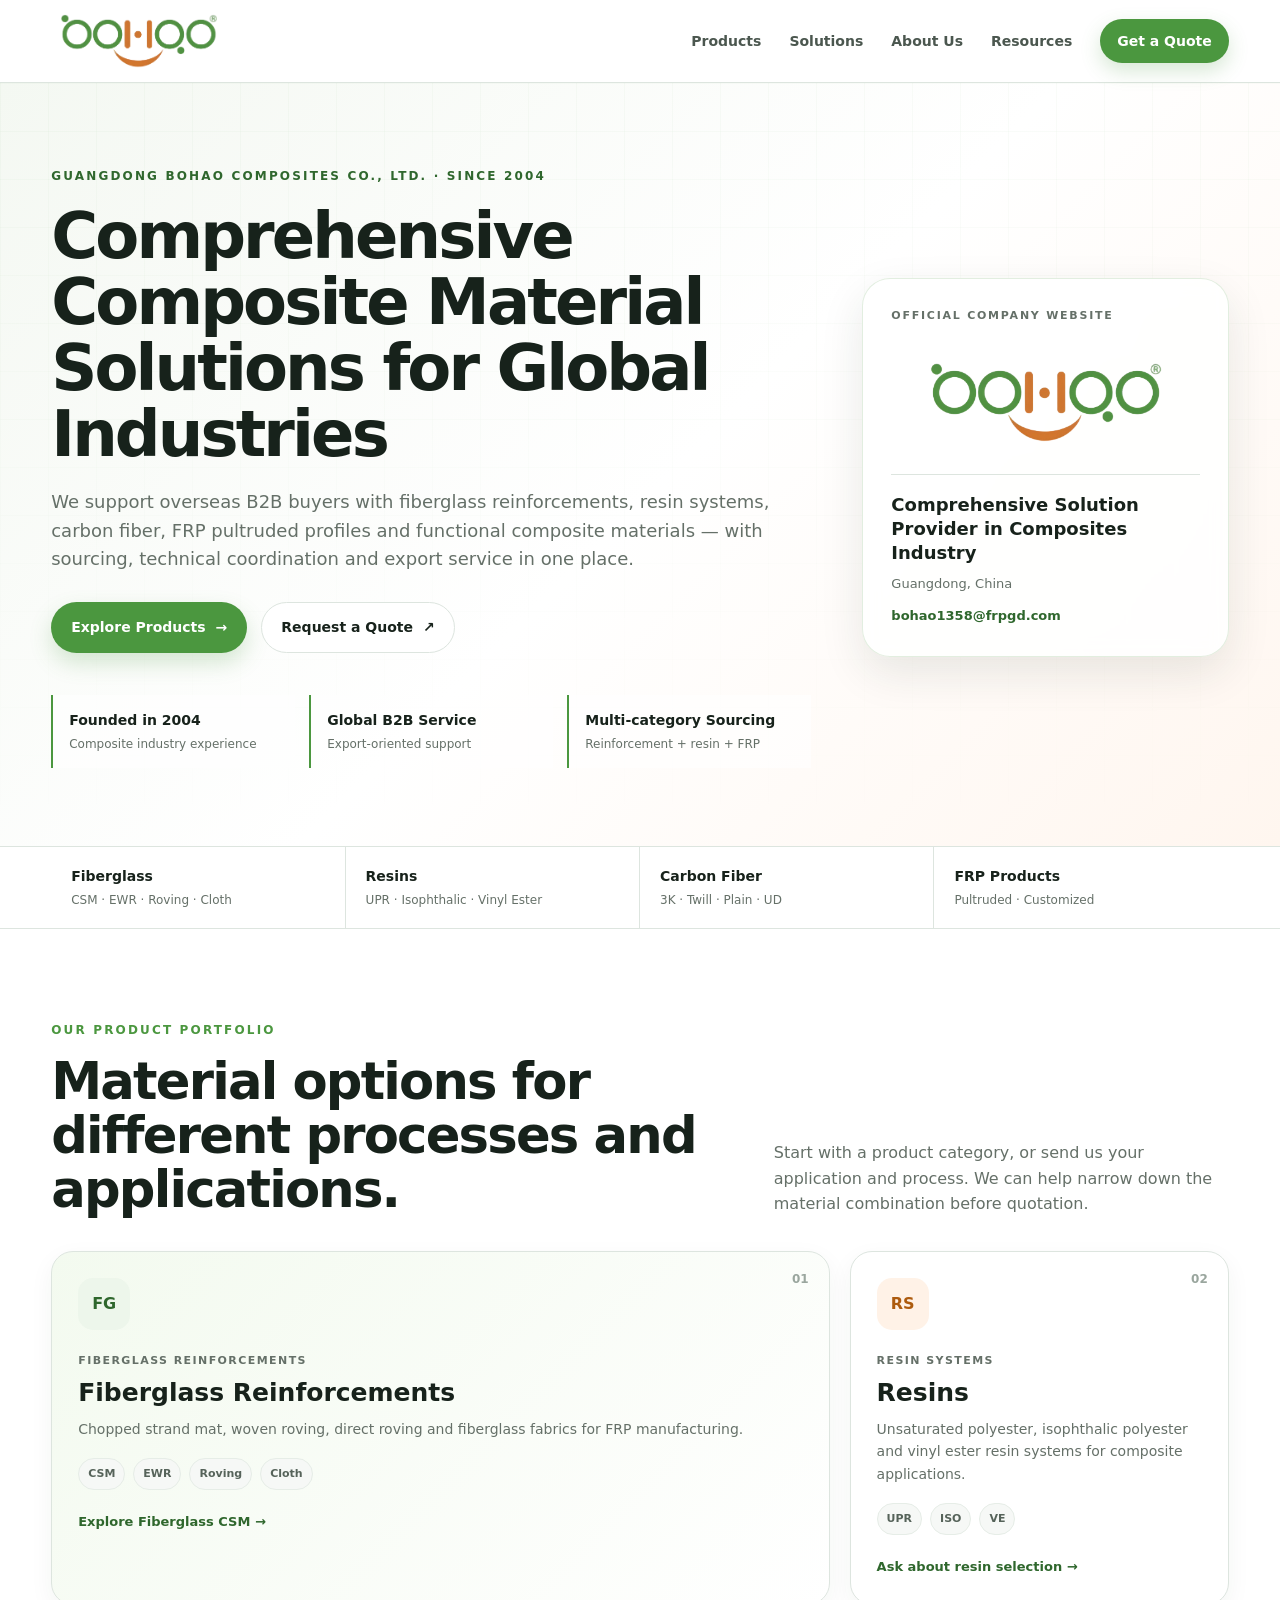
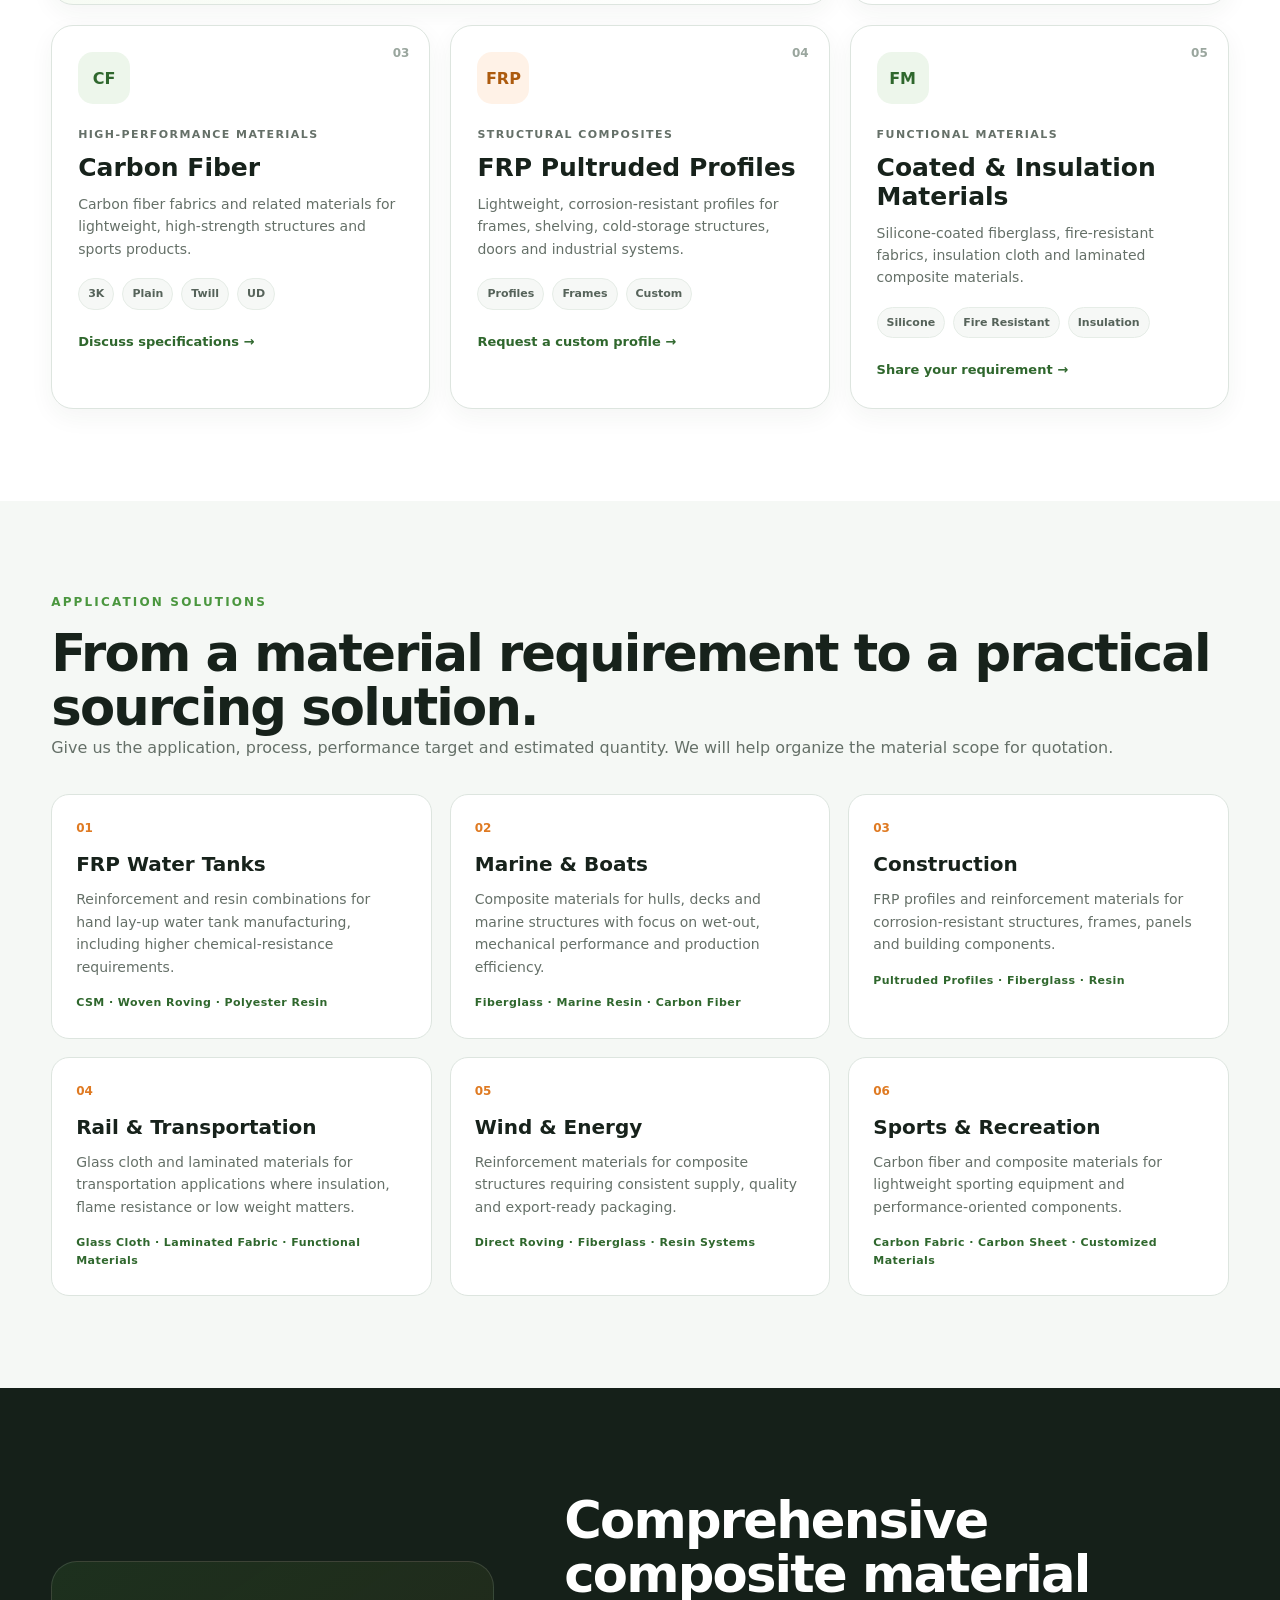
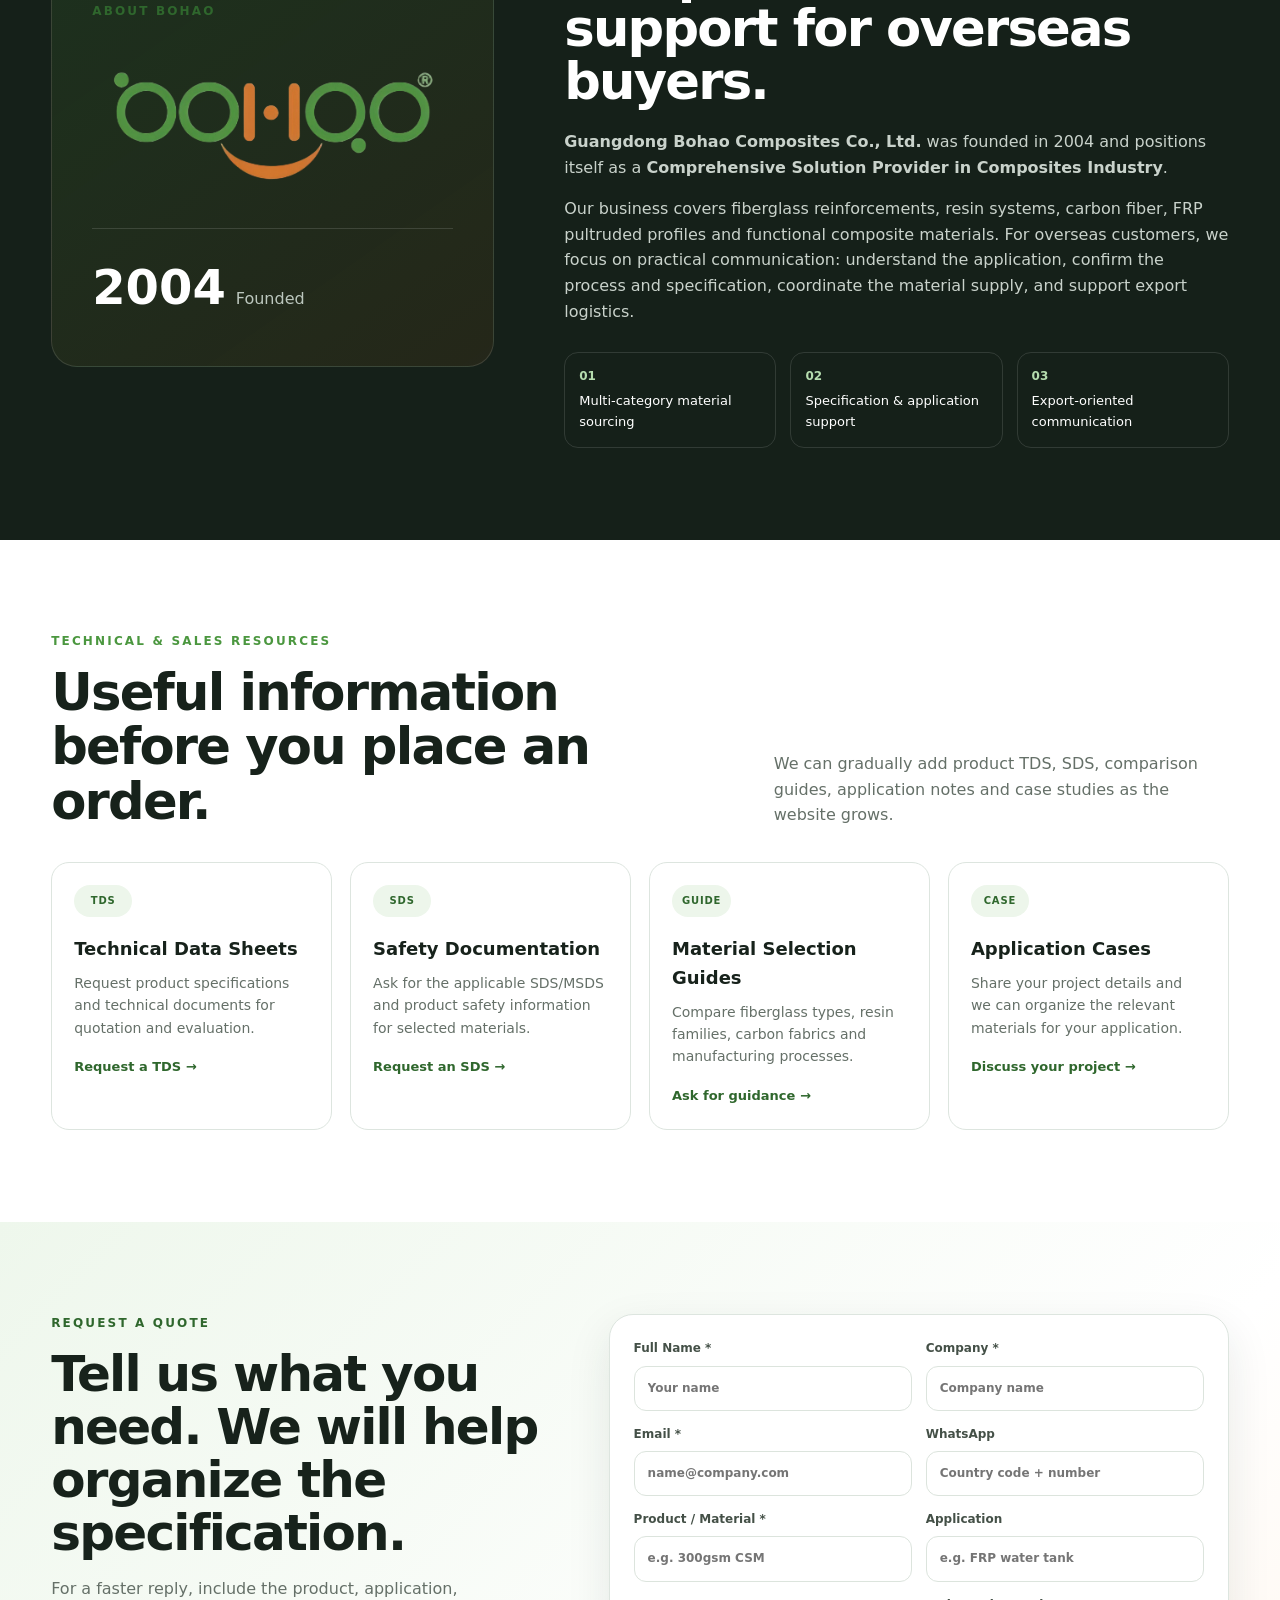
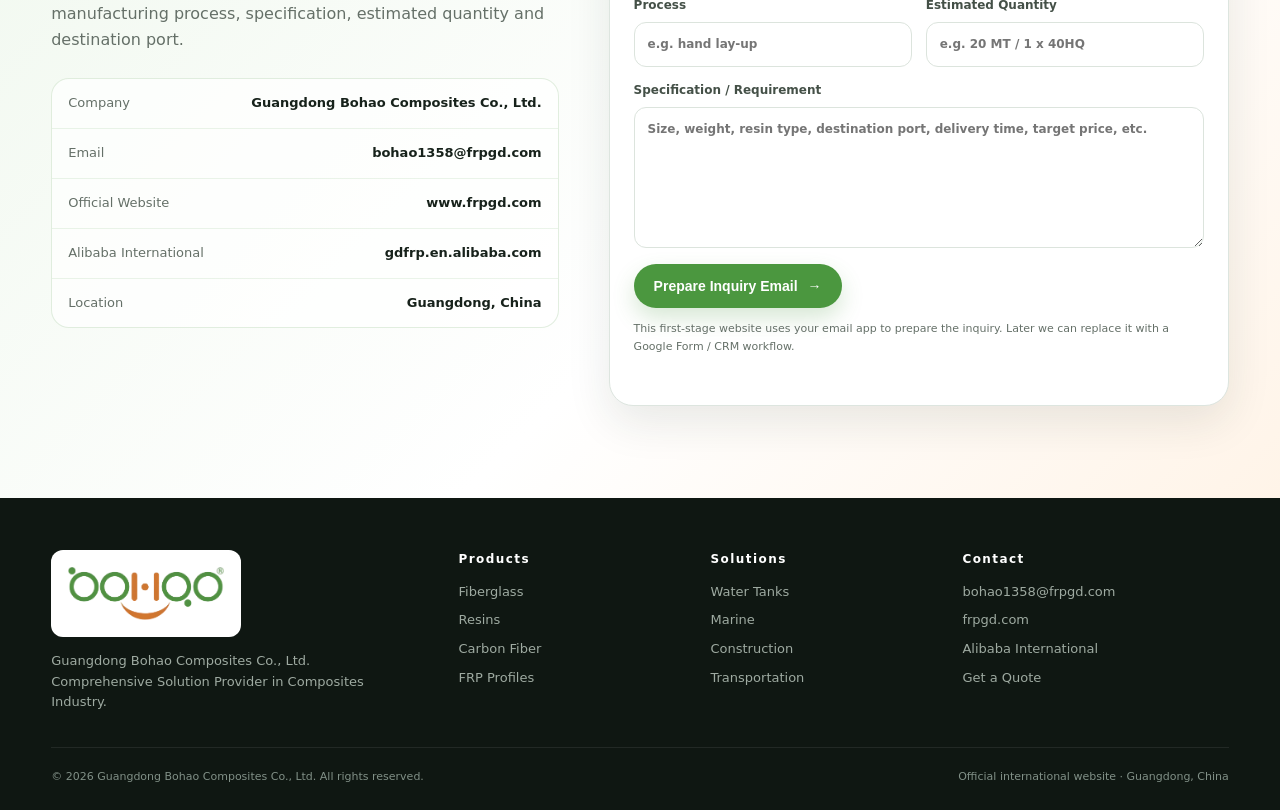
<file: index.html>
<!doctype html>
<html lang="en">
<head>
  <meta charset="utf-8">
  <meta name="viewport" content="width=device-width, initial-scale=1">
  <title>Guangdong Bohao Composites Co., Ltd. | Composite Material Solutions</title>
  <meta name="description" content="Guangdong Bohao Composites Co., Ltd. — comprehensive composite material solutions since 2004. Fiberglass reinforcements, resin systems, carbon fiber, FRP pultruded profiles and functional materials for global B2B buyers.">
  <meta name="keywords" content="Guangdong Bohao Composites, composite materials supplier China, fiberglass chopped strand mat, woven roving, direct roving, unsaturated polyester resin, isophthalic polyester resin, vinyl ester resin, carbon fiber fabric, FRP pultruded profiles">
  <meta name="author" content="Guangdong Bohao Composites Co., Ltd.">
  <meta property="og:title" content="Guangdong Bohao Composites Co., Ltd.">
  <meta property="og:description" content="Comprehensive composite material solutions for global industries — fiberglass, resins, carbon fiber, FRP profiles and functional materials.">
  <meta property="og:type" content="website">
  <meta property="og:url" content="https://bohaocomposites-global.github.io/">
  <link rel="icon" href="favicon.png" type="image/png">
  <link rel="stylesheet" href="style.css">
</head>
<body>
  <header class="site-header" id="top">
    <div class="container nav-wrap">
      <a class="logo-link" href="#top" aria-label="Guangdong Bohao Composites home">
        <img src="bohao-logo.png" alt="Guangdong Bohao Composites logo" class="logo-img">
      </a>
      <button class="nav-toggle" type="button" aria-expanded="false" aria-controls="site-nav">☰</button>
      <nav class="site-nav" id="site-nav">
        <a href="products.html">Products</a>
        <a href="#solutions">Solutions</a>
        <a href="#about">About Us</a>
        <a href="#resources">Resources</a>
        <a class="nav-cta" href="#quote">Get a Quote</a>
      </nav>
    </div>
  </header>

  <main>
    <section class="hero">
      <div class="hero-grid"></div>
      <div class="container hero-inner">
        <div class="hero-copy">
          <div class="eyebrow">GUANGDONG BOHAO COMPOSITES CO., LTD. · SINCE 2004</div>
          <h1>Comprehensive Composite Material Solutions for Global Industries</h1>
          <p class="hero-lead">We support overseas B2B buyers with fiberglass reinforcements, resin systems, carbon fiber, FRP pultruded profiles and functional composite materials — with sourcing, technical coordination and export service in one place.</p>
          <div class="hero-actions">
            <a class="btn btn-primary" href="products.html">Explore Products <span>→</span></a>
            <a class="btn btn-outline" href="#quote">Request a Quote <span>↗</span></a>
          </div>
          <div class="hero-meta">
            <div><strong>Founded in 2004</strong><span>Composite industry experience</span></div>
            <div><strong>Global B2B Service</strong><span>Export-oriented support</span></div>
            <div><strong>Multi-category Sourcing</strong><span>Reinforcement + resin + FRP</span></div>
          </div>
        </div>
        <div class="hero-brand-card">
          <div class="brand-card-top">OFFICIAL COMPANY WEBSITE</div>
          <img src="bohao-logo.png" alt="Bohao official logo" class="hero-logo">
          <div class="brand-card-divider"></div>
          <strong>Comprehensive Solution Provider in Composites Industry</strong>
          <p>Guangdong, China</p>
          <a href="mailto:bohao1358@frpgd.com">bohao1358@frpgd.com</a>
        </div>
      </div>
    </section>

    <section class="trust-strip">
      <div class="container trust-grid">
        <div><strong>Fiberglass</strong><span>CSM · EWR · Roving · Cloth</span></div>
        <div><strong>Resins</strong><span>UPR · Isophthalic · Vinyl Ester</span></div>
        <div><strong>Carbon Fiber</strong><span>3K · Twill · Plain · UD</span></div>
        <div><strong>FRP Products</strong><span>Pultruded · Customized</span></div>
      </div>
    </section>

    <section class="section" id="products">
      <div class="container">
        <div class="section-head two-col">
          <div>
            <div class="eyebrow dark">OUR PRODUCT PORTFOLIO</div>
            <h2>Material options for different processes and applications.</h2>
          </div>
          <p>Start with a product category, or send us your application and process. We can help narrow down the material combination before quotation.</p>
        </div>

        <div class="product-grid">
          <article class="card product-card featured">
            <div class="card-number">01</div>
            <div class="product-icon green">FG</div>
            <div class="tag">FIBERGLASS REINFORCEMENTS</div>
            <h3>Fiberglass Reinforcements</h3>
            <p>Chopped strand mat, woven roving, direct roving and fiberglass fabrics for FRP manufacturing.</p>
            <div class="chips"><span>CSM</span><span>EWR</span><span>Roving</span><span>Cloth</span></div>
            <a class="text-link" href="fiberglass-chopped-strand-mat.html">Explore Fiberglass CSM →</a>
          </article>

          <article class="card product-card">
            <div class="card-number">02</div>
            <div class="product-icon orange">RS</div>
            <div class="tag">RESIN SYSTEMS</div>
            <h3>Resins</h3>
            <p>Unsaturated polyester, isophthalic polyester and vinyl ester resin systems for composite applications.</p>
            <div class="chips"><span>UPR</span><span>ISO</span><span>VE</span></div>
            <a class="text-link" href="#quote" data-product="Resins">Ask about resin selection →</a>
          </article>

          <article class="card product-card">
            <div class="card-number">03</div>
            <div class="product-icon green">CF</div>
            <div class="tag">HIGH-PERFORMANCE MATERIALS</div>
            <h3>Carbon Fiber</h3>
            <p>Carbon fiber fabrics and related materials for lightweight, high-strength structures and sports products.</p>
            <div class="chips"><span>3K</span><span>Plain</span><span>Twill</span><span>UD</span></div>
            <a class="text-link" href="#quote" data-product="Carbon Fiber">Discuss specifications →</a>
          </article>

          <article class="card product-card">
            <div class="card-number">04</div>
            <div class="product-icon orange">FRP</div>
            <div class="tag">STRUCTURAL COMPOSITES</div>
            <h3>FRP Pultruded Profiles</h3>
            <p>Lightweight, corrosion-resistant profiles for frames, shelving, cold-storage structures, doors and industrial systems.</p>
            <div class="chips"><span>Profiles</span><span>Frames</span><span>Custom</span></div>
            <a class="text-link" href="#quote" data-product="FRP Pultruded Profiles">Request a custom profile →</a>
          </article>

          <article class="card product-card">
            <div class="card-number">05</div>
            <div class="product-icon green">FM</div>
            <div class="tag">FUNCTIONAL MATERIALS</div>
            <h3>Coated &amp; Insulation Materials</h3>
            <p>Silicone-coated fiberglass, fire-resistant fabrics, insulation cloth and laminated composite materials.</p>
            <div class="chips"><span>Silicone</span><span>Fire Resistant</span><span>Insulation</span></div>
            <a class="text-link" href="#quote" data-product="Functional Materials">Share your requirement →</a>
          </article>
        </div>
      </div>
    </section>

    <section class="section soft" id="solutions">
      <div class="container">
        <div class="section-head">
          <div class="eyebrow dark">APPLICATION SOLUTIONS</div>
          <h2>From a material requirement to a practical sourcing solution.</h2>
          <p>Give us the application, process, performance target and estimated quantity. We will help organize the material scope for quotation.</p>
        </div>
        <div class="solution-grid">
          <article class="solution-card"><div class="solution-num">01</div><h3>FRP Water Tanks</h3><p>Reinforcement and resin combinations for hand lay-up water tank manufacturing, including higher chemical-resistance requirements.</p><span>CSM · Woven Roving · Polyester Resin</span></article>
          <article class="solution-card"><div class="solution-num">02</div><h3>Marine &amp; Boats</h3><p>Composite materials for hulls, decks and marine structures with focus on wet-out, mechanical performance and production efficiency.</p><span>Fiberglass · Marine Resin · Carbon Fiber</span></article>
          <article class="solution-card"><div class="solution-num">03</div><h3>Construction</h3><p>FRP profiles and reinforcement materials for corrosion-resistant structures, frames, panels and building components.</p><span>Pultruded Profiles · Fiberglass · Resin</span></article>
          <article class="solution-card"><div class="solution-num">04</div><h3>Rail &amp; Transportation</h3><p>Glass cloth and laminated materials for transportation applications where insulation, flame resistance or low weight matters.</p><span>Glass Cloth · Laminated Fabric · Functional Materials</span></article>
          <article class="solution-card"><div class="solution-num">05</div><h3>Wind &amp; Energy</h3><p>Reinforcement materials for composite structures requiring consistent supply, quality and export-ready packaging.</p><span>Direct Roving · Fiberglass · Resin Systems</span></article>
          <article class="solution-card"><div class="solution-num">06</div><h3>Sports &amp; Recreation</h3><p>Carbon fiber and composite materials for lightweight sporting equipment and performance-oriented components.</p><span>Carbon Fabric · Carbon Sheet · Customized Materials</span></article>
        </div>
      </div>
    </section>

    <section class="section dark-panel" id="about">
      <div class="container about-grid">
        <div class="about-brand">
          <div class="eyebrow">ABOUT BOHAO</div>
          <img src="bohao-logo.png" alt="Bohao logo" class="about-logo">
          <div class="about-established"><strong>2004</strong><span>Founded</span></div>
        </div>
        <div class="about-copy">
          <h2>Comprehensive composite material support for overseas buyers.</h2>
          <p><strong>Guangdong Bohao Composites Co., Ltd.</strong> was founded in 2004 and positions itself as a <strong>Comprehensive Solution Provider in Composites Industry</strong>.</p>
          <p>Our business covers fiberglass reinforcements, resin systems, carbon fiber, FRP pultruded profiles and functional composite materials. For overseas customers, we focus on practical communication: understand the application, confirm the process and specification, coordinate the material supply, and support export logistics.</p>
          <div class="about-points">
            <div><strong>01</strong><span>Multi-category material sourcing</span></div>
            <div><strong>02</strong><span>Specification &amp; application support</span></div>
            <div><strong>03</strong><span>Export-oriented communication</span></div>
          </div>
        </div>
      </div>
    </section>

    <section class="section" id="resources">
      <div class="container">
        <div class="section-head two-col">
          <div>
            <div class="eyebrow dark">TECHNICAL &amp; SALES RESOURCES</div>
            <h2>Useful information before you place an order.</h2>
          </div>
          <p>We can gradually add product TDS, SDS, comparison guides, application notes and case studies as the website grows.</p>
        </div>
        <div class="resource-grid">
          <article class="resource-card"><div class="resource-icon">TDS</div><h3>Technical Data Sheets</h3><p>Request product specifications and technical documents for quotation and evaluation.</p><a href="#quote" class="text-link" data-product="Technical Data Sheets">Request a TDS →</a></article>
          <article class="resource-card"><div class="resource-icon">SDS</div><h3>Safety Documentation</h3><p>Ask for the applicable SDS/MSDS and product safety information for selected materials.</p><a href="#quote" class="text-link" data-product="SDS / MSDS">Request an SDS →</a></article>
          <article class="resource-card"><div class="resource-icon">GUIDE</div><h3>Material Selection Guides</h3><p>Compare fiberglass types, resin families, carbon fabrics and manufacturing processes.</p><a href="#quote" class="text-link" data-product="Material Selection Guidance">Ask for guidance →</a></article>
          <article class="resource-card"><div class="resource-icon">CASE</div><h3>Application Cases</h3><p>Share your project details and we can organize the relevant materials for your application.</p><a href="#quote" class="text-link" data-product="Application Case">Discuss your project →</a></article>
        </div>
      </div>
    </section>

    <section class="quote-section" id="quote">
      <div class="container quote-grid">
        <div class="quote-copy">
          <div class="eyebrow">REQUEST A QUOTE</div>
          <h2>Tell us what you need. We will help organize the specification.</h2>
          <p>For a faster reply, include the product, application, manufacturing process, specification, estimated quantity and destination port.</p>
          <div class="contact-box">
            <div><span>Company</span><strong>Guangdong Bohao Composites Co., Ltd.</strong></div>
            <div><span>Email</span><a href="mailto:bohao1358@frpgd.com">bohao1358@frpgd.com</a></div>
            <div><span>Official Website</span><a href="https://www.frpgd.com" target="_blank" rel="noopener noreferrer">www.frpgd.com</a></div>
            <div><span>Alibaba International</span><a href="https://gdfrp.en.alibaba.com" target="_blank" rel="noopener noreferrer">gdfrp.en.alibaba.com</a></div>
            <div><span>Location</span><strong>Guangdong, China</strong></div>
          </div>
        </div>
        <form class="quote-form" id="quote-form">
          <div class="form-grid">
            <label>Full Name *<input required name="name" type="text" placeholder="Your name"></label>
            <label>Company *<input required name="company" type="text" placeholder="Company name"></label>
            <label>Email *<input required name="email" type="email" placeholder="name@company.com"></label>
            <label>WhatsApp<input name="whatsapp" type="text" placeholder="Country code + number"></label>
            <label>Product / Material *<input required name="product" id="product" type="text" placeholder="e.g. 300gsm CSM"></label>
            <label>Application<input name="application" type="text" placeholder="e.g. FRP water tank"></label>
            <label>Process<input name="process" type="text" placeholder="e.g. hand lay-up"></label>
            <label>Estimated Quantity<input name="quantity" type="text" placeholder="e.g. 20 MT / 1 x 40HQ"></label>
            <label class="full">Specification / Requirement<textarea name="message" rows="6" placeholder="Size, weight, resin type, destination port, delivery time, target price, etc."></textarea></label>
          </div>
          <button class="btn btn-primary form-btn" type="submit">Prepare Inquiry Email <span>→</span></button>
          <p class="form-note">This first-stage website uses your email app to prepare the inquiry. Later we can replace it with a Google Form / CRM workflow.</p>
          <div class="form-status" id="form-status" aria-live="polite"></div>
        </form>
      </div>
    </section>
  </main>

  <footer class="site-footer">
    <div class="container footer-top">
      <div class="footer-brand-wrap">
        <img src="bohao-logo.png" alt="Bohao logo" class="footer-logo">
        <p>Guangdong Bohao Composites Co., Ltd.<br>Comprehensive Solution Provider in Composites Industry.</p>
      </div>
      <div><h4>Products</h4><a href="#products">Fiberglass</a><a href="#products">Resins</a><a href="#products">Carbon Fiber</a><a href="#products">FRP Profiles</a></div>
      <div><h4>Solutions</h4><a href="#solutions">Water Tanks</a><a href="#solutions">Marine</a><a href="#solutions">Construction</a><a href="#solutions">Transportation</a></div>
      <div><h4>Contact</h4><a href="mailto:bohao1358@frpgd.com">bohao1358@frpgd.com</a><a href="https://www.frpgd.com" target="_blank" rel="noopener noreferrer">frpgd.com</a><a href="https://gdfrp.en.alibaba.com" target="_blank" rel="noopener noreferrer">Alibaba International</a><a href="#quote">Get a Quote</a></div>
    </div>
    <div class="container footer-bottom"><span>© <span id="year"></span> Guangdong Bohao Composites Co., Ltd. All rights reserved.</span><span>Official international website · Guangdong, China</span></div>
  </footer>

  <script src="script.js"></script>
</body>
</html>
</file>
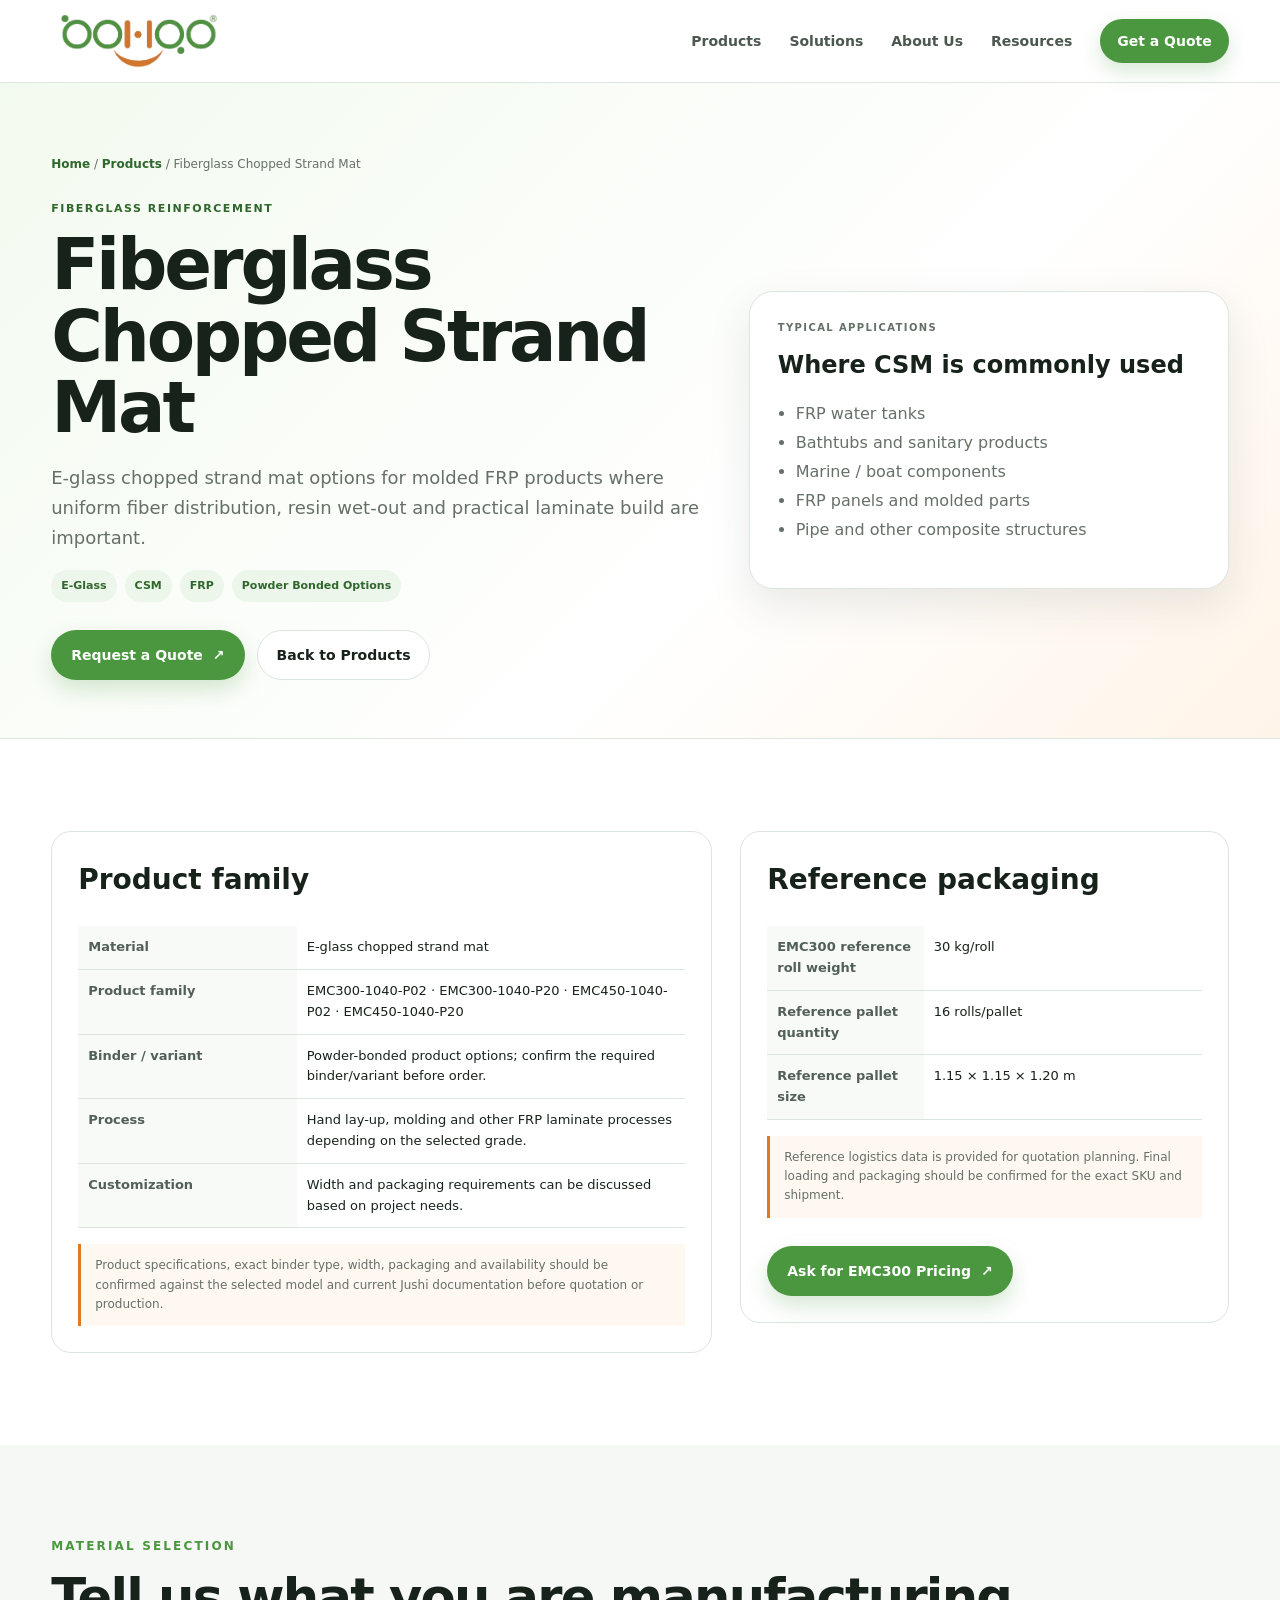
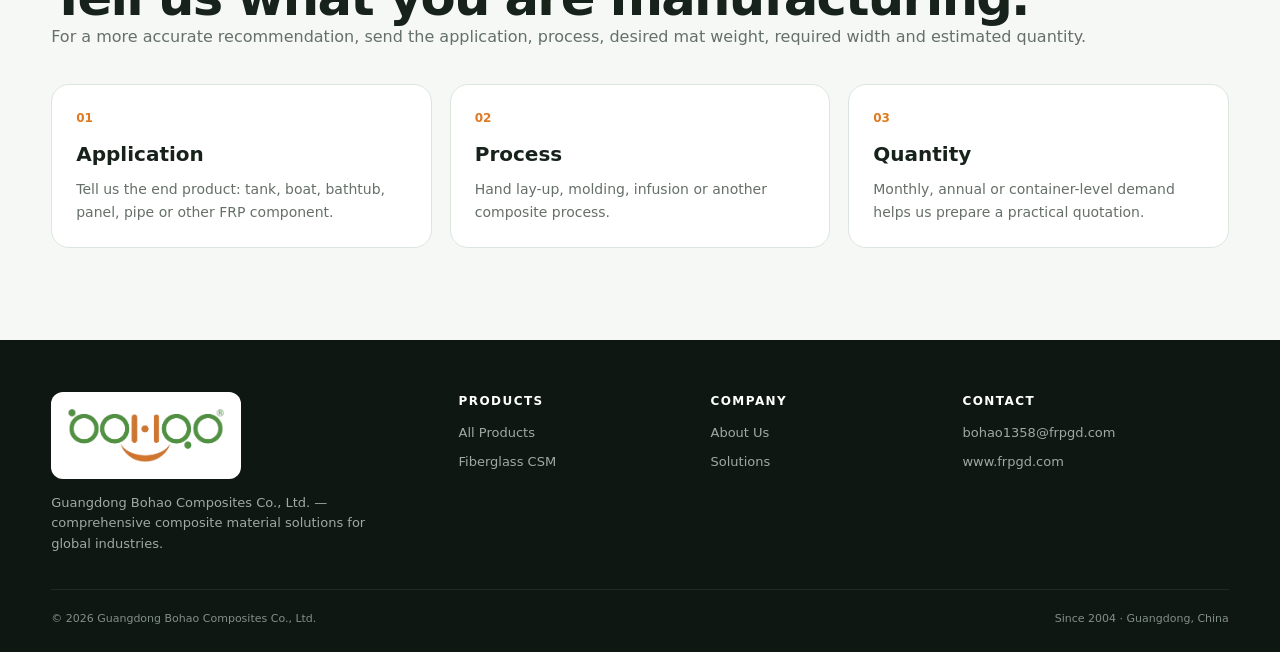
<file: fiberglass-chopped-strand-mat.html>
<!doctype html>
<html lang="en">
<head>
<meta charset="utf-8"><meta name="viewport" content="width=device-width, initial-scale=1">
<title>Fiberglass Chopped Strand Mat | Guangdong Bohao Composites</title>
<meta name="description" content="Fiberglass chopped strand mat for FRP manufacturing. Explore Bohao's E-glass CSM product family including EMC300-1040-P02, EMC300-1040-P20 and EMC450 variants.">
<meta name="keywords" content="fiberglass chopped strand mat, CSM supplier, E-glass CSM, fiberglass mat for FRP tanks, EMC300-1040-P02, EMC450-1040">
<link rel="icon" href="favicon.png" type="image/png"><link rel="stylesheet" href="style.css">
</head>
<body><header class="site-header"><div class="container nav-wrap"><a class="logo-link" href="index.html"><img src="bohao-logo.png" alt="Guangdong Bohao Composites logo" class="logo-img"></a><button class="nav-toggle" type="button" aria-expanded="false" aria-controls="site-nav">☰</button><nav class="site-nav" id="site-nav"><a href="products.html">Products</a><a href="index.html#solutions">Solutions</a><a href="index.html#about">About Us</a><a href="index.html#resources">Resources</a><a class="nav-cta" href="index.html?product=Fiberglass%20Chopped%20Strand%20Mat#quote">Get a Quote</a></nav></div></header>
<main><section class="product-hero"><div class="container"><div class="breadcrumb"><a href="index.html">Home</a> / <a href="products.html">Products</a> / Fiberglass Chopped Strand Mat</div><div class="product-hero-grid"><div><div class="product-kicker">FIBERGLASS REINFORCEMENT</div><h1>Fiberglass Chopped Strand Mat</h1><p class="product-lead">E-glass chopped strand mat options for molded FRP products where uniform fiber distribution, resin wet-out and practical laminate build are important.</p><div class="tag-row"><span class="tag-pill">E-Glass</span><span class="tag-pill">CSM</span><span class="tag-pill">FRP</span><span class="tag-pill">Powder Bonded Options</span></div><div class="product-cta"><a class="btn btn-primary" href="index.html?product=Fiberglass%20Chopped%20Strand%20Mat#quote">Request a Quote <span>↗</span></a><a class="btn btn-outline" href="products.html">Back to Products</a></div></div><div class="product-hero-card"><div class="mini-label">TYPICAL APPLICATIONS</div><h3>Where CSM is commonly used</h3><ul><li>FRP water tanks</li><li>Bathtubs and sanitary products</li><li>Marine / boat components</li><li>FRP panels and molded parts</li><li>Pipe and other composite structures</li></ul></div></div></div></section>
<section class="section"><div class="container detail-grid"><div class="detail-card"><h2>Product family</h2><table class="spec-table"><tr><th>Material</th><td>E-glass chopped strand mat</td></tr><tr><th>Product family</th><td>EMC300-1040-P02 · EMC300-1040-P20 · EMC450-1040-P02 · EMC450-1040-P20</td></tr><tr><th>Binder / variant</th><td>Powder-bonded product options; confirm the required binder/variant before order.</td></tr><tr><th>Process</th><td>Hand lay-up, molding and other FRP laminate processes depending on the selected grade.</td></tr><tr><th>Customization</th><td>Width and packaging requirements can be discussed based on project needs.</td></tr></table><div class="info-note">Product specifications, exact binder type, width, packaging and availability should be confirmed against the selected model and current Jushi documentation before quotation or production.</div></div><div class="detail-card"><h2>Reference packaging</h2><table class="spec-table"><tr><th>EMC300 reference roll weight</th><td>30 kg/roll</td></tr><tr><th>Reference pallet quantity</th><td>16 rolls/pallet</td></tr><tr><th>Reference pallet size</th><td>1.15 × 1.15 × 1.20 m</td></tr></table><div class="info-note">Reference logistics data is provided for quotation planning. Final loading and packaging should be confirmed for the exact SKU and shipment.</div><div class="product-cta"><a class="btn btn-primary" href="index.html?product=EMC300-1040-P02%20Fiberglass%20Chopped%20Strand%20Mat#quote">Ask for EMC300 Pricing <span>↗</span></a></div></div></div></section>
<section class="section soft"><div class="container"><div class="section-head"><div class="eyebrow dark">MATERIAL SELECTION</div><h2>Tell us what you are manufacturing.</h2><p>For a more accurate recommendation, send the application, process, desired mat weight, required width and estimated quantity.</p></div><div class="solution-grid"><article class="solution-card"><div class="solution-num">01</div><h3>Application</h3><p>Tell us the end product: tank, boat, bathtub, panel, pipe or other FRP component.</p></article><article class="solution-card"><div class="solution-num">02</div><h3>Process</h3><p>Hand lay-up, molding, infusion or another composite process.</p></article><article class="solution-card"><div class="solution-num">03</div><h3>Quantity</h3><p>Monthly, annual or container-level demand helps us prepare a practical quotation.</p></article></div></div></section></main>
<footer class="site-footer"><div class="container footer-top"><div class="footer-brand-wrap"><img class="footer-logo" src="bohao-logo.png" alt="Bohao logo"><p>Guangdong Bohao Composites Co., Ltd. — comprehensive composite material solutions for global industries.</p></div><div><h4>PRODUCTS</h4><a href="products.html">All Products</a><a href="fiberglass-chopped-strand-mat.html">Fiberglass CSM</a></div><div><h4>COMPANY</h4><a href="index.html#about">About Us</a><a href="index.html#solutions">Solutions</a></div><div><h4>CONTACT</h4><a href="mailto:bohao1358@frpgd.com">bohao1358@frpgd.com</a><a href="https://www.frpgd.com/" target="_blank" rel="noopener">www.frpgd.com</a></div></div><div class="container footer-bottom"><span>© <span id="year"></span> Guangdong Bohao Composites Co., Ltd.</span><span>Since 2004 · Guangdong, China</span></div></footer><script src="script.js"></script></body></html>
</file>
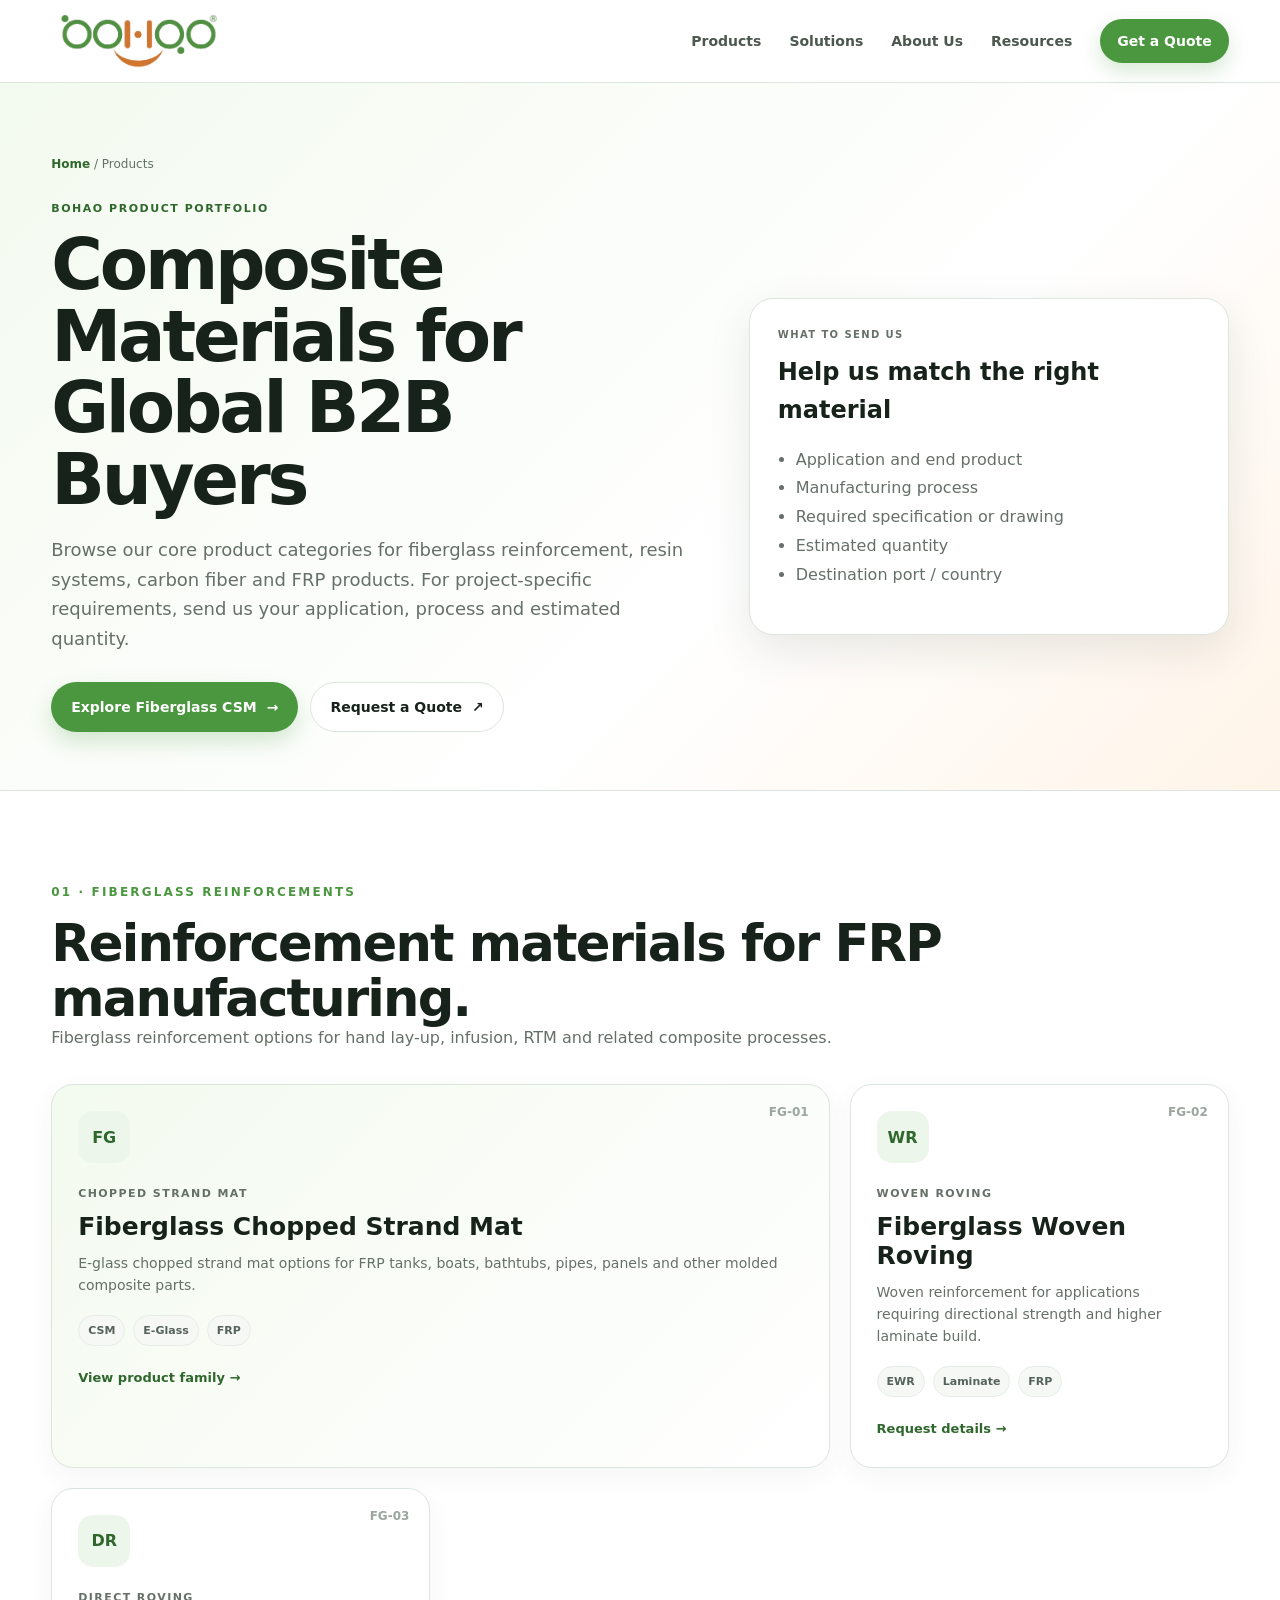
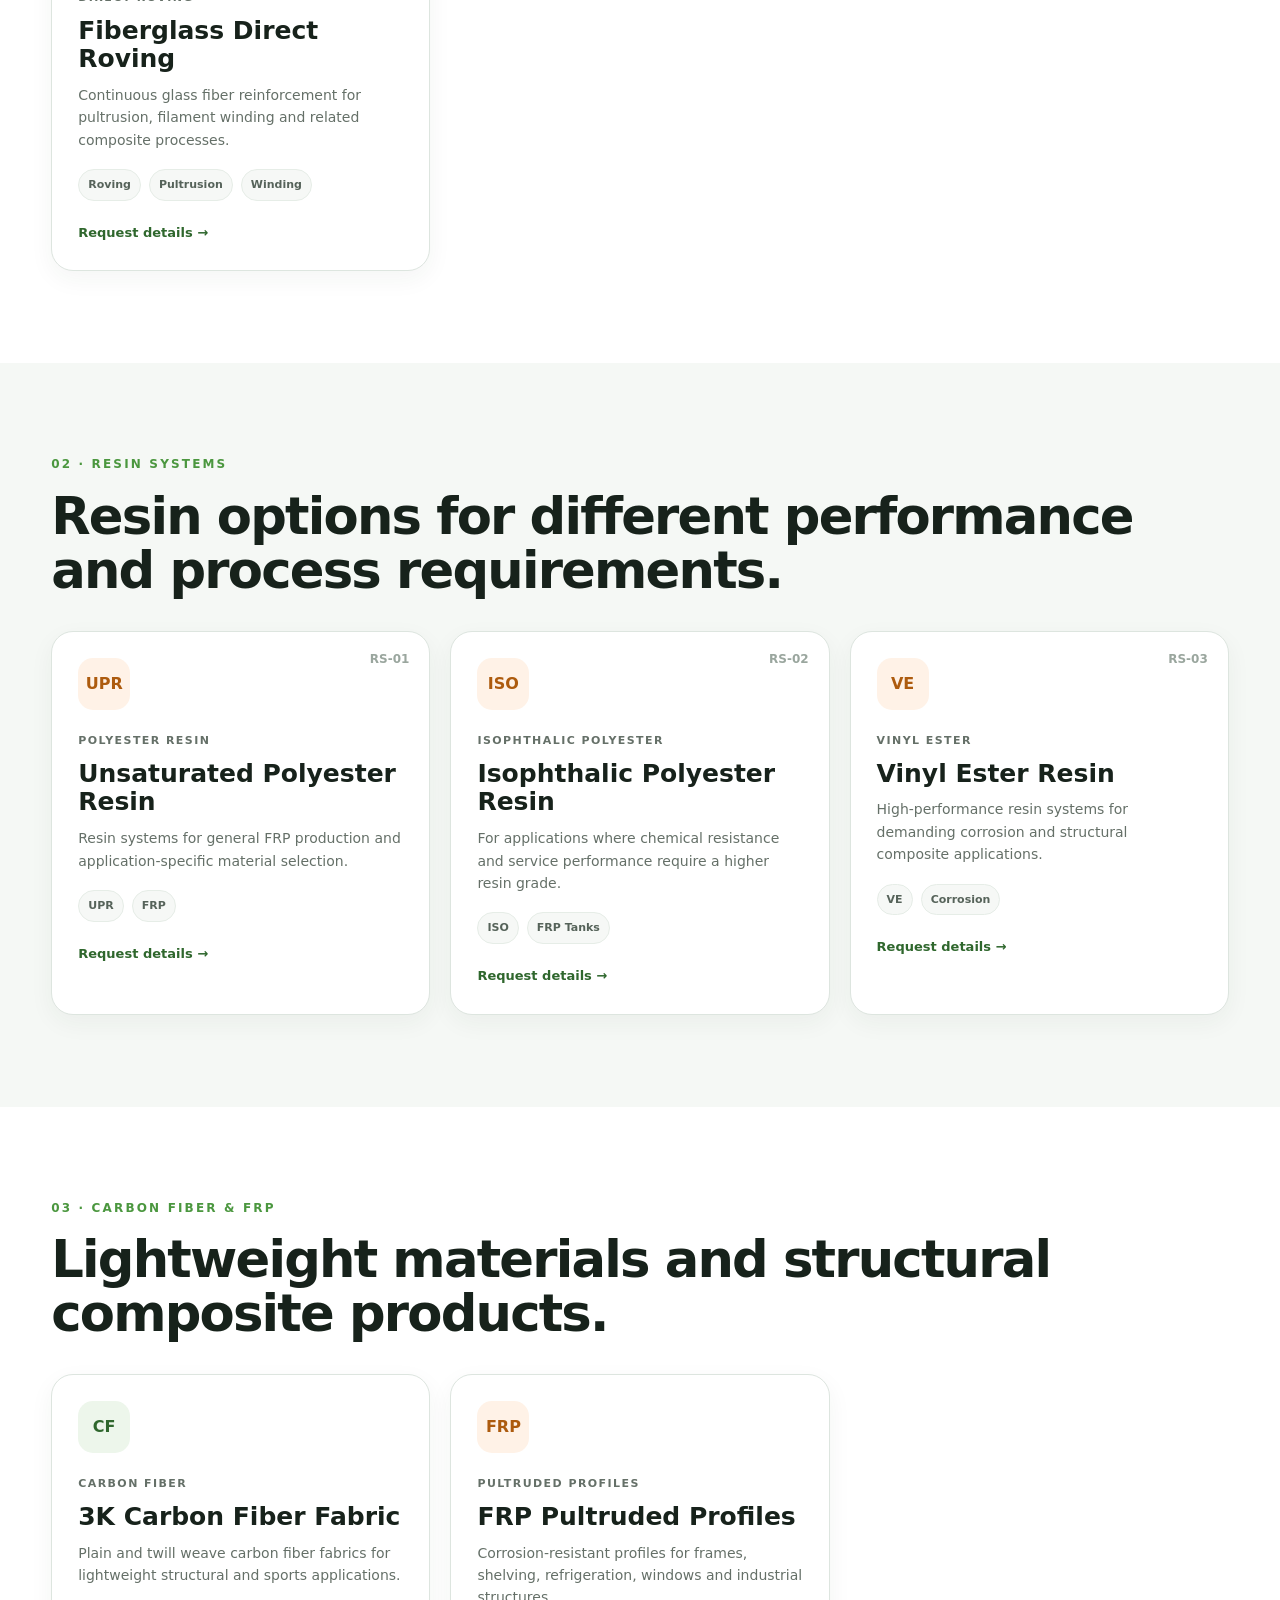
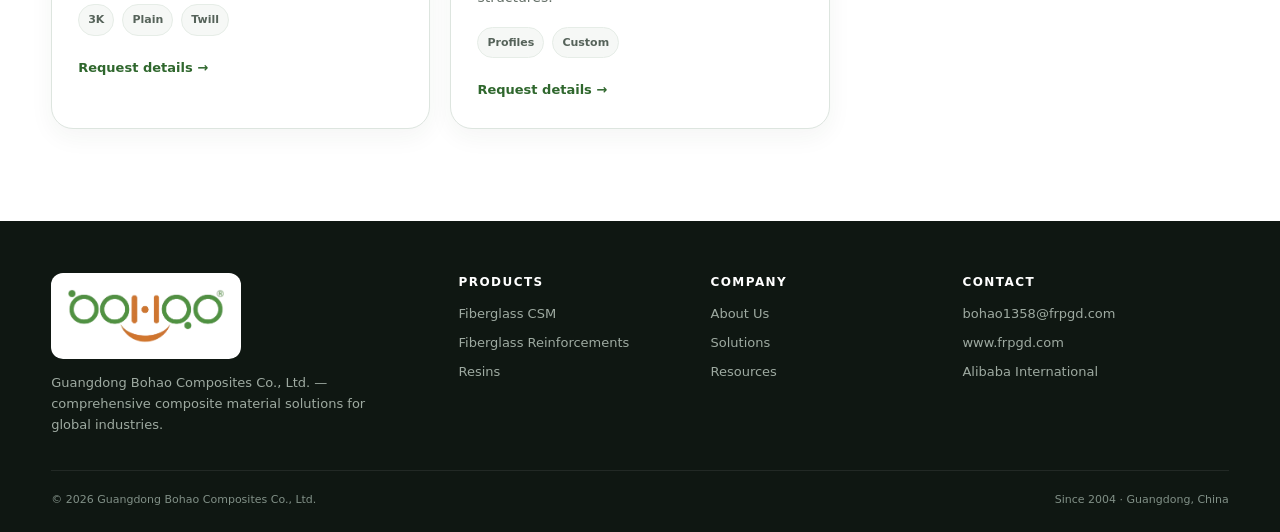
<file: products.html>
<!doctype html>
<html lang="en">
<head>
<meta charset="utf-8">
<meta name="viewport" content="width=device-width, initial-scale=1">
<title>Composite Materials Products | Guangdong Bohao Composites</title>
<meta name="description" content="Explore fiberglass reinforcements, resin systems, carbon fiber and FRP products from Guangdong Bohao Composites Co., Ltd.">
<link rel="icon" href="favicon.png" type="image/png">
<link rel="stylesheet" href="style.css">
</head>
<body>
<header class="site-header"><div class="container nav-wrap"><a class="logo-link" href="index.html"><img src="bohao-logo.png" alt="Guangdong Bohao Composites logo" class="logo-img"></a><button class="nav-toggle" type="button" aria-expanded="false" aria-controls="site-nav">☰</button><nav class="site-nav" id="site-nav"><a href="products.html">Products</a><a href="index.html#solutions">Solutions</a><a href="index.html#about">About Us</a><a href="index.html#resources">Resources</a><a class="nav-cta" href="index.html#quote">Get a Quote</a></nav></div></header>
<main>
<section class="product-hero"><div class="container"><div class="breadcrumb"><a href="index.html">Home</a> / Products</div><div class="product-hero-grid"><div><div class="product-kicker">BOHAO PRODUCT PORTFOLIO</div><h1>Composite Materials for Global B2B Buyers</h1><p class="product-lead">Browse our core product categories for fiberglass reinforcement, resin systems, carbon fiber and FRP products. For project-specific requirements, send us your application, process and estimated quantity.</p><div class="product-cta"><a class="btn btn-primary" href="fiberglass-chopped-strand-mat.html">Explore Fiberglass CSM <span>→</span></a><a class="btn btn-outline" href="index.html#quote">Request a Quote <span>↗</span></a></div></div><div class="product-hero-card"><div class="mini-label">WHAT TO SEND US</div><h3>Help us match the right material</h3><ul><li>Application and end product</li><li>Manufacturing process</li><li>Required specification or drawing</li><li>Estimated quantity</li><li>Destination port / country</li></ul></div></div></div></section>
<section class="section" id="fiberglass"><div class="container"><div class="section-head"><div class="eyebrow dark">01 · FIBERGLASS REINFORCEMENTS</div><h2>Reinforcement materials for FRP manufacturing.</h2><p>Fiberglass reinforcement options for hand lay-up, infusion, RTM and related composite processes.</p></div><div class="product-grid"><article class="card product-card featured"><div class="card-number">FG-01</div><div class="product-icon green">FG</div><div class="tag">CHOPPED STRAND MAT</div><h3>Fiberglass Chopped Strand Mat</h3><p>E-glass chopped strand mat options for FRP tanks, boats, bathtubs, pipes, panels and other molded composite parts.</p><div class="chips"><span>CSM</span><span>E-Glass</span><span>FRP</span></div><a class="text-link" href="fiberglass-chopped-strand-mat.html">View product family →</a></article><article class="card product-card"><div class="card-number">FG-02</div><div class="product-icon green">WR</div><div class="tag">WOVEN ROVING</div><h3>Fiberglass Woven Roving</h3><p>Woven reinforcement for applications requiring directional strength and higher laminate build.</p><div class="chips"><span>EWR</span><span>Laminate</span><span>FRP</span></div><a class="text-link" href="index.html?product=Fiberglass%20Woven%20Roving#quote">Request details →</a></article><article class="card product-card"><div class="card-number">FG-03</div><div class="product-icon green">DR</div><div class="tag">DIRECT ROVING</div><h3>Fiberglass Direct Roving</h3><p>Continuous glass fiber reinforcement for pultrusion, filament winding and related composite processes.</p><div class="chips"><span>Roving</span><span>Pultrusion</span><span>Winding</span></div><a class="text-link" href="index.html?product=Fiberglass%20Direct%20Roving#quote">Request details →</a></article></div></div></section>
<section class="section soft"><div class="container"><div class="section-head"><div class="eyebrow dark">02 · RESIN SYSTEMS</div><h2>Resin options for different performance and process requirements.</h2></div><div class="product-grid"><article class="card product-card"><div class="card-number">RS-01</div><div class="product-icon orange">UPR</div><div class="tag">POLYESTER RESIN</div><h3>Unsaturated Polyester Resin</h3><p>Resin systems for general FRP production and application-specific material selection.</p><div class="chips"><span>UPR</span><span>FRP</span></div><a class="text-link" href="index.html?product=Unsaturated%20Polyester%20Resin#quote">Request details →</a></article><article class="card product-card"><div class="card-number">RS-02</div><div class="product-icon orange">ISO</div><div class="tag">ISOPHTHALIC POLYESTER</div><h3>Isophthalic Polyester Resin</h3><p>For applications where chemical resistance and service performance require a higher resin grade.</p><div class="chips"><span>ISO</span><span>FRP Tanks</span></div><a class="text-link" href="index.html?product=Isophthalic%20Polyester%20Resin#quote">Request details →</a></article><article class="card product-card"><div class="card-number">RS-03</div><div class="product-icon orange">VE</div><div class="tag">VINYL ESTER</div><h3>Vinyl Ester Resin</h3><p>High-performance resin systems for demanding corrosion and structural composite applications.</p><div class="chips"><span>VE</span><span>Corrosion</span></div><a class="text-link" href="index.html?product=Vinyl%20Ester%20Resin#quote">Request details →</a></article></div></div></section>
<section class="section"><div class="container"><div class="section-head"><div class="eyebrow dark">03 · CARBON FIBER & FRP</div><h2>Lightweight materials and structural composite products.</h2></div><div class="product-grid"><article class="card product-card"><div class="product-icon green">CF</div><div class="tag">CARBON FIBER</div><h3>3K Carbon Fiber Fabric</h3><p>Plain and twill weave carbon fiber fabrics for lightweight structural and sports applications.</p><div class="chips"><span>3K</span><span>Plain</span><span>Twill</span></div><a class="text-link" href="index.html?product=3K%20Carbon%20Fiber%20Fabric#quote">Request details →</a></article><article class="card product-card"><div class="product-icon orange">FRP</div><div class="tag">PULTRUDED PROFILES</div><h3>FRP Pultruded Profiles</h3><p>Corrosion-resistant profiles for frames, shelving, refrigeration, windows and industrial structures.</p><div class="chips"><span>Profiles</span><span>Custom</span></div><a class="text-link" href="index.html?product=FRP%20Pultruded%20Profiles#quote">Request details →</a></article></div></div></section>
</main>
<footer class="site-footer"><div class="container footer-top"><div class="footer-brand-wrap"><img class="footer-logo" src="bohao-logo.png" alt="Bohao logo"><p>Guangdong Bohao Composites Co., Ltd. — comprehensive composite material solutions for global industries.</p></div><div><h4>PRODUCTS</h4><a href="fiberglass-chopped-strand-mat.html">Fiberglass CSM</a><a href="products.html#fiberglass">Fiberglass Reinforcements</a><a href="index.html?product=Resins#quote">Resins</a></div><div><h4>COMPANY</h4><a href="index.html#about">About Us</a><a href="index.html#solutions">Solutions</a><a href="index.html#resources">Resources</a></div><div><h4>CONTACT</h4><a href="mailto:bohao1358@frpgd.com">bohao1358@frpgd.com</a><a href="https://www.frpgd.com/" target="_blank" rel="noopener">www.frpgd.com</a><a href="https://gdfrp.en.alibaba.com/" target="_blank" rel="noopener">Alibaba International</a></div></div><div class="container footer-bottom"><span>© <span id="year"></span> Guangdong Bohao Composites Co., Ltd.</span><span>Since 2004 · Guangdong, China</span></div></footer><script src="script.js"></script></body></html>
</file>
<file: style.css>
:root{
  --green:#4b973f;
  --green-dark:#2f672d;
  --green-soft:#edf6eb;
  --orange:#df7a22;
  --orange-soft:#fff2e7;
  --ink:#17221b;
  --muted:#657068;
  --line:#dde5df;
  --paper:#ffffff;
  --soft:#f5f8f5;
  --dark:#152019;
  --radius:22px;
  --shadow:0 16px 44px rgba(30,52,36,.10);
}
*{box-sizing:border-box}
html{scroll-behavior:smooth}
body{margin:0;font-family:Inter,system-ui,-apple-system,BlinkMacSystemFont,"Segoe UI",sans-serif;color:var(--ink);background:var(--paper);line-height:1.6}
a{color:inherit;text-decoration:none}
img{max-width:100%;display:block}
.container{width:min(1180px,92vw);margin:0 auto}
.site-header{position:sticky;top:0;z-index:50;background:rgba(255,255,255,.96);border-bottom:1px solid var(--line);backdrop-filter:blur(12px)}
.nav-wrap{min-height:82px;display:flex;align-items:center;justify-content:space-between;gap:28px}
.logo-link{display:flex;align-items:center;min-width:165px}
.logo-img{width:176px;height:auto;object-fit:contain}
.nav-toggle{display:none;border:0;background:transparent;font-size:28px;cursor:pointer;color:var(--ink)}
.site-nav{display:flex;align-items:center;gap:28px;font-size:14px;font-weight:700}
.site-nav a{color:#4b574f;transition:.2s ease}
.site-nav a:hover{color:var(--green)}
.site-nav .nav-cta{padding:11px 17px;border-radius:999px;color:#fff;background:var(--green);box-shadow:0 8px 20px rgba(75,151,63,.22)}
.hero{position:relative;overflow:hidden;background:linear-gradient(135deg,#f4f8f2 0%,#fff 52%,#fff6ef 100%);border-bottom:1px solid var(--line)}
.hero-grid{position:absolute;inset:0;background-image:linear-gradient(rgba(75,151,63,.05) 1px,transparent 1px),linear-gradient(90deg,rgba(75,151,63,.05) 1px,transparent 1px);background-size:48px 48px;mask-image:linear-gradient(to bottom,rgba(0,0,0,.65),transparent)}
.hero-inner{position:relative;display:grid;grid-template-columns:1.35fr .65fr;gap:50px;align-items:center;padding:84px 0 78px}
.hero-copy{max-width:760px}
.eyebrow{font-size:12px;letter-spacing:.18em;font-weight:800;color:var(--green-dark)}
.eyebrow.dark{color:var(--green)}
.hero h1{font-size:clamp(40px,5vw,72px);line-height:1.03;letter-spacing:-.045em;margin:18px 0 20px;max-width:790px}
.hero-lead{font-size:18px;color:var(--muted);max-width:730px;margin:0}
.hero-actions{display:flex;gap:14px;flex-wrap:wrap;margin-top:28px}
.btn{display:inline-flex;align-items:center;gap:10px;border-radius:999px;padding:13px 19px;font-weight:800;font-size:14px;border:1px solid transparent;transition:transform .18s,box-shadow .18s,background .18s}
.btn:hover{transform:translateY(-2px)}
.btn-primary{background:var(--green);color:white;box-shadow:0 10px 22px rgba(75,151,63,.22)}
.btn-outline{background:#fff;color:var(--ink);border-color:var(--line)}
.btn-outline:hover{border-color:var(--green);box-shadow:0 8px 18px rgba(40,70,45,.08)}
.hero-meta{display:grid;grid-template-columns:repeat(3,1fr);gap:14px;margin-top:42px}
.hero-meta div{padding:14px 16px;border-left:2px solid var(--green);background:rgba(255,255,255,.68)}
.hero-meta strong{display:block;font-size:14px}.hero-meta span{display:block;color:var(--muted);font-size:12px;margin-top:4px}
.hero-brand-card{background:rgba(255,255,255,.84);border:1px solid rgba(75,151,63,.16);border-radius:28px;padding:28px;box-shadow:var(--shadow);backdrop-filter:blur(8px)}
.brand-card-top{font-size:11px;letter-spacing:.16em;font-weight:800;color:var(--muted);margin-bottom:24px}
.hero-logo{width:min(260px,100%);margin:0 auto 18px}
.brand-card-divider{height:1px;background:var(--line);margin:10px 0 18px}
.hero-brand-card strong{display:block;font-size:18px;line-height:1.35}.hero-brand-card p{margin:8px 0;color:var(--muted);font-size:13px}.hero-brand-card a{font-size:13px;font-weight:700;color:var(--green-dark)}
.trust-strip{background:#fff;border-bottom:1px solid var(--line)}
.trust-grid{display:grid;grid-template-columns:repeat(4,1fr);gap:0}
.trust-grid div{padding:18px 20px;border-right:1px solid var(--line)}.trust-grid div:last-child{border-right:0}
.trust-grid strong{display:block;font-size:14px}.trust-grid span{display:block;color:var(--muted);font-size:12px;margin-top:3px}
.section{padding:92px 0}.section.soft{background:var(--soft)}
.section-head{margin-bottom:34px}.section-head.two-col{display:grid;grid-template-columns:1.2fr .8fr;gap:40px;align-items:end}.section-head h2{font-size:clamp(34px,4vw,54px);line-height:1.06;letter-spacing:-.035em;margin:14px 0 0}.section-head p{margin:0;color:var(--muted);font-size:16px}
.product-grid{display:grid;grid-template-columns:repeat(3,1fr);gap:20px}.product-card{position:relative;padding:26px;background:#fff;border:1px solid var(--line);border-radius:var(--radius);box-shadow:0 8px 24px rgba(30,52,36,.05);min-height:300px}.product-card.featured{grid-column:span 2;background:linear-gradient(135deg,#f3faef,#fff)}
.card-number{position:absolute;right:20px;top:18px;font-size:12px;font-weight:800;color:#9aa69e}.product-icon{width:52px;height:52px;border-radius:15px;display:grid;place-items:center;font-weight:900;margin-bottom:22px}.product-icon.green{background:var(--green-soft);color:var(--green-dark)}.product-icon.orange{background:var(--orange-soft);color:#ad5b0e}.tag{font-size:11px;letter-spacing:.13em;font-weight:800;color:var(--muted)}
.product-card h3{font-size:25px;line-height:1.15;margin:10px 0 10px}.product-card p{margin:0;color:var(--muted);font-size:14px}.chips{display:flex;gap:8px;flex-wrap:wrap;margin:18px 0}.chips span{font-size:11px;padding:6px 9px;background:#f6f8f6;border:1px solid #e6ede7;border-radius:999px;font-weight:700;color:#56635a}.text-link{font-weight:800;font-size:13px;color:var(--green-dark)}
.solution-grid{display:grid;grid-template-columns:repeat(3,1fr);gap:18px}.solution-card{background:#fff;border:1px solid var(--line);border-radius:18px;padding:24px}.solution-num{font-weight:900;color:var(--orange);font-size:12px}.solution-card h3{margin:10px 0 8px;font-size:20px}.solution-card p{margin:0;color:var(--muted);font-size:14px}.solution-card span{display:inline-block;margin-top:16px;color:var(--green-dark);font-size:11px;font-weight:800;letter-spacing:.04em}
.dark-panel{background:var(--dark);color:#fff}.about-grid{display:grid;grid-template-columns:.8fr 1.2fr;gap:70px;align-items:center}.about-brand{padding:40px;border:1px solid rgba(255,255,255,.12);border-radius:26px;background:linear-gradient(145deg,rgba(75,151,63,.14),rgba(223,122,34,.08))}.about-logo{margin:30px auto 28px;width:min(360px,100%)}.about-established{display:flex;align-items:baseline;gap:10px;border-top:1px solid rgba(255,255,255,.13);padding-top:20px}.about-established strong{font-size:48px;color:#fff}.about-established span{color:#bcc7be}.about-copy h2{font-size:clamp(34px,4vw,54px);line-height:1.05;letter-spacing:-.035em;margin:14px 0 20px}.about-copy p{color:#c9d2cb;max-width:700px}.about-points{display:grid;grid-template-columns:repeat(3,1fr);gap:14px;margin-top:28px}.about-points div{padding:14px;border:1px solid rgba(255,255,255,.12);border-radius:14px}.about-points strong{display:block;color:#b5dcae;font-size:12px}.about-points span{display:block;color:#fff;font-size:13px;margin-top:5px}
.resource-grid{display:grid;grid-template-columns:repeat(4,1fr);gap:18px}.resource-card{padding:22px;border:1px solid var(--line);border-radius:18px;background:#fff}.resource-icon{display:inline-flex;align-items:center;justify-content:center;min-width:58px;height:32px;padding:0 10px;border-radius:999px;background:var(--green-soft);color:var(--green-dark);font-size:10px;font-weight:900;letter-spacing:.08em}.resource-card h3{margin:18px 0 8px;font-size:18px}.resource-card p{margin:0 0 14px;color:var(--muted);font-size:14px}
.quote-section{padding:92px 0;background:linear-gradient(135deg,#eef7ec,#fff 62%,#fff4e8)}.quote-grid{display:grid;grid-template-columns:.9fr 1.1fr;gap:50px;align-items:start}.quote-copy h2{font-size:clamp(34px,4vw,50px);line-height:1.06;letter-spacing:-.035em;margin:14px 0}.quote-copy>p{color:var(--muted);max-width:570px}.contact-box{margin-top:26px;border:1px solid rgba(75,151,63,.16);border-radius:18px;background:rgba(255,255,255,.7);overflow:hidden}.contact-box div{display:flex;justify-content:space-between;gap:18px;padding:14px 16px;border-bottom:1px solid rgba(75,151,63,.11);font-size:13px}.contact-box div:last-child{border-bottom:0}.contact-box span{color:var(--muted)}.contact-box strong,.contact-box a{font-weight:800;color:var(--ink);text-align:right}.contact-box a:hover{color:var(--green-dark)}
.quote-form{background:#fff;border:1px solid var(--line);border-radius:24px;padding:24px;box-shadow:var(--shadow)}.form-grid{display:grid;grid-template-columns:1fr 1fr;gap:14px}.form-grid label{display:grid;gap:7px;font-size:12px;font-weight:800;color:#445047}.form-grid label.full{grid-column:1/-1}.form-grid input,.form-grid textarea{width:100%;font:inherit;padding:12px 13px;border:1px solid #dce4dd;border-radius:12px;outline:none;background:#fff;color:var(--ink)}.form-grid input:focus,.form-grid textarea:focus{border-color:var(--green);box-shadow:0 0 0 3px rgba(75,151,63,.09)}.form-btn{margin-top:16px}.form-note{font-size:11px;color:var(--muted);margin:12px 0 0}.form-status{font-size:12px;color:var(--green-dark);margin-top:8px;min-height:18px}
.site-footer{background:#0f1712;color:#d4ddd6;padding:52px 0 24px}.footer-top{display:grid;grid-template-columns:1.7fr 1fr 1fr 1.2fr;gap:30px}.footer-logo{width:190px;background:#fff;border-radius:12px;padding:7px;margin-bottom:14px}.footer-brand-wrap p{color:#9eaaa1;font-size:13px;margin:0;max-width:320px}.footer-top h4{font-size:12px;letter-spacing:.12em;color:#fff;margin:0 0 12px}.footer-top a{display:block;color:#9eaaa1;font-size:13px;margin:8px 0}.footer-top a:hover{color:#fff}.footer-bottom{border-top:1px solid rgba(255,255,255,.08);margin-top:34px;padding-top:20px;display:flex;justify-content:space-between;gap:20px;color:#819087;font-size:11px}
@media (max-width: 980px){
  .hero-inner,.section-head.two-col,.about-grid,.quote-grid{grid-template-columns:1fr}.hero-brand-card{max-width:500px}.product-grid{grid-template-columns:1fr 1fr}.product-card.featured{grid-column:span 2}.solution-grid{grid-template-columns:1fr 1fr}.resource-grid{grid-template-columns:1fr 1fr}.footer-top{grid-template-columns:1.5fr 1fr 1fr}.footer-top>div:last-child{grid-column:2}
}
@media (max-width: 760px){
  .nav-wrap{min-height:72px}.nav-toggle{display:block}.site-nav{display:none;position:absolute;top:72px;left:0;right:0;background:#fff;border-bottom:1px solid var(--line);padding:14px 4vw;flex-direction:column;align-items:flex-start;gap:14px}.site-nav.open{display:flex}.site-nav .nav-cta{align-self:stretch;text-align:center}.logo-img{width:148px}.hero-inner{padding:62px 0}.hero h1{font-size:44px}.hero-meta{grid-template-columns:1fr}.trust-grid{grid-template-columns:1fr 1fr}.trust-grid div:nth-child(2){border-right:0}.product-grid,.solution-grid,.resource-grid{grid-template-columns:1fr}.product-card.featured{grid-column:auto}.about-points,.form-grid{grid-template-columns:1fr}.form-grid label.full{grid-column:auto}.footer-top{grid-template-columns:1fr 1fr}.footer-top>div:last-child{grid-column:auto}.footer-bottom{flex-direction:column}.contact-box div{align-items:flex-start;flex-direction:column}.contact-box strong,.contact-box a{text-align:left}.section,.quote-section{padding:72px 0}
}

.product-hero{padding:72px 0 58px;background:linear-gradient(135deg,#f3faef,#fff 62%,#fff4e8);border-bottom:1px solid var(--line)}
.breadcrumb{font-size:12px;color:var(--muted);margin-bottom:26px}.breadcrumb a{color:var(--green-dark);font-weight:700}
.product-hero-grid{display:grid;grid-template-columns:1.15fr .85fr;gap:48px;align-items:center}
.product-hero h1{font-size:clamp(42px,5.5vw,72px);line-height:1.02;letter-spacing:-.045em;margin:12px 0 18px}
.product-kicker{font-size:11px;letter-spacing:.14em;font-weight:900;color:var(--green-dark)}
.product-lead{font-size:18px;line-height:1.65;color:var(--muted);max-width:760px}
.product-hero-card{background:#fff;border:1px solid var(--line);border-radius:24px;padding:28px;box-shadow:var(--shadow)}
.product-hero-card .mini-label{font-size:10px;letter-spacing:.14em;font-weight:900;color:var(--muted)}
.product-hero-card h3{font-size:24px;margin:10px 0}.product-hero-card ul{padding-left:18px;color:var(--muted);line-height:1.8}
.detail-grid{display:grid;grid-template-columns:1.15fr .85fr;gap:28px;align-items:start}
.detail-card{background:#fff;border:1px solid var(--line);border-radius:20px;padding:26px}
.detail-card h2{margin-top:0;font-size:28px}.spec-table{width:100%;border-collapse:collapse}.spec-table th,.spec-table td{text-align:left;padding:11px 10px;border-bottom:1px solid var(--line);vertical-align:top;font-size:13px}.spec-table th{width:36%;color:#526058;background:#f8faf8}
.info-note{font-size:12px;color:var(--muted);padding:12px 14px;border-left:3px solid var(--orange);background:#fff8f0;margin-top:16px}
.product-cta{margin-top:28px;display:flex;gap:12px;flex-wrap:wrap}.tag-row{display:flex;gap:8px;flex-wrap:wrap;margin:16px 0}.tag-pill{font-size:11px;font-weight:800;padding:7px 10px;border-radius:999px;background:var(--green-soft);color:var(--green-dark)}
@media (max-width:980px){.product-hero-grid,.detail-grid{grid-template-columns:1fr}}
</file>
